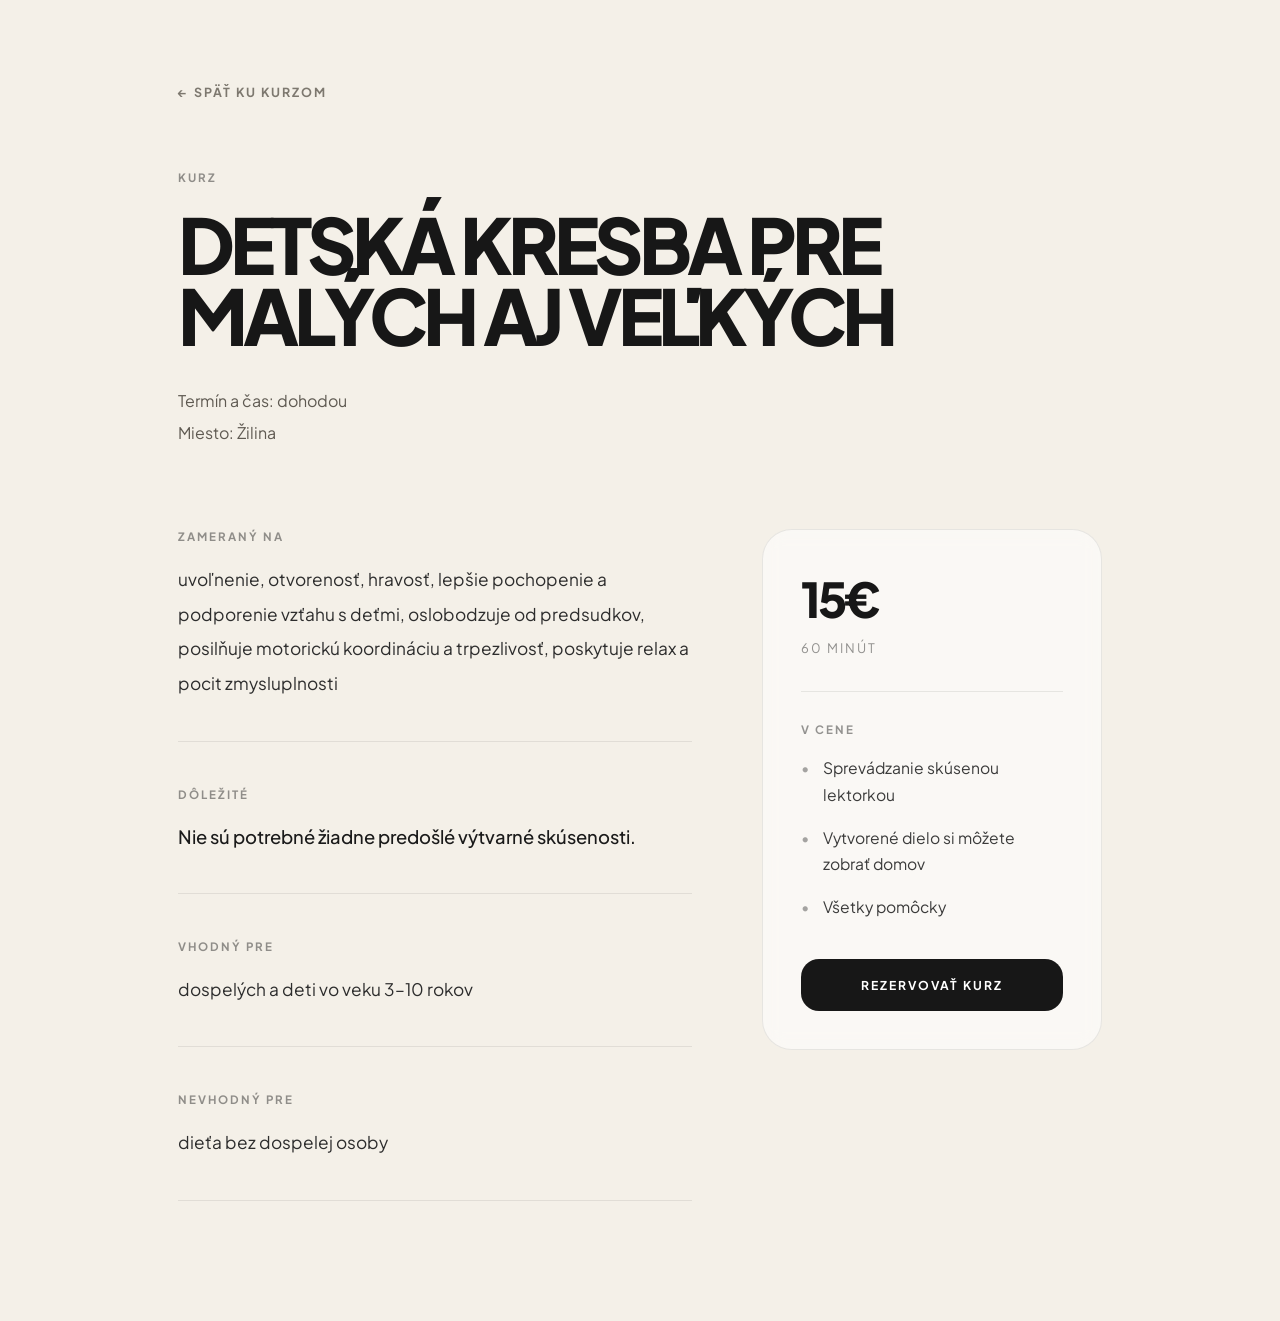
<file: kurz-deti.html>
<!DOCTYPE html>
<html lang="sk">
<head>
<meta charset="UTF-8">
<meta name="viewport" content="width=device-width, initial-scale=1.0">

<title>Detská kresba pre malých aj veľkých</title>

<link href="https://fonts.googleapis.com/css2?family=Plus+Jakarta+Sans:wght@300;400;500;600;700;800&display=swap" rel="stylesheet">

<style>

*{
margin:0;
padding:0;
box-sizing:border-box;
}

body{
background:#f4f0e8;
font-family:'Plus Jakarta Sans',sans-serif;
color:#171717;
-webkit-font-smoothing:antialiased;
}

.page{
max-width:980px;
margin:auto;
padding:80px 28px 120px 28px;
}

.back{
display:inline-flex;
align-items:center;
gap:10px;
text-decoration:none;
color:#7d786f;
font-size:0.78rem;
font-weight:700;
letter-spacing:2px;
text-transform:uppercase;
margin-bottom:70px;
transition:0.3s ease;
}

.back:hover{
opacity:0.55;
}

.hero{
margin-bottom:80px;
}

.eyebrow{
font-size:0.72rem;
font-weight:700;
letter-spacing:2px;
text-transform:uppercase;
opacity:0.45;
margin-bottom:24px;
}

h1{
font-size:4.8rem;
line-height:0.92;
font-weight:800;
letter-spacing:-5px;
max-width:900px;
margin-bottom:35px;
}

.meta{
font-size:1rem;
line-height:2;
color:#5f5a52;
max-width:520px;
}

.content-grid{
display:grid;
grid-template-columns:1fr 340px;
gap:70px;
align-items:start;
}

.main-content{
display:flex;
flex-direction:column;
gap:45px;
}

.section{
padding-bottom:40px;
border-bottom:1px solid rgba(0,0,0,0.08);
}

.label{
font-size:0.72rem;
font-weight:700;
letter-spacing:2px;
text-transform:uppercase;
opacity:0.45;
margin-bottom:18px;
}

.text{
font-size:1.08rem;
line-height:2;
color:#2d2d2d;
}

.note{
font-size:1.15rem;
line-height:1.8;
font-weight:500;
color:#1a1a1a;
}

.side-card{
position:sticky;
top:120px;
background:rgba(255,255,255,0.55);
backdrop-filter:blur(10px);
border:1px solid rgba(0,0,0,0.08);
border-radius:30px;
padding:38px;
}

.price{
font-size:3rem;
font-weight:800;
letter-spacing:-3px;
margin-bottom:10px;
}

.price-meta{
font-size:0.82rem;
letter-spacing:2px;
text-transform:uppercase;
opacity:0.45;
margin-bottom:35px;
}

.includes{
padding-top:30px;
border-top:1px solid rgba(0,0,0,0.08);
}

.includes ul{
list-style:none;
display:flex;
flex-direction:column;
gap:16px;
}

.includes li{
font-size:0.98rem;
line-height:1.7;
color:#3b3b3b;
position:relative;
padding-left:22px;
}

.includes li::before{
content:"•";
position:absolute;
left:0;
top:0;
opacity:0.45;
}

.cta{
display:inline-flex;
justify-content:center;
align-items:center;
width:100%;
margin-top:38px;
padding:18px 24px;
border-radius:18px;
background:#171717;
color:white;
text-decoration:none;
font-size:0.76rem;
font-weight:700;
letter-spacing:2px;
text-transform:uppercase;
transition:0.3s ease;
}

.cta:hover{
transform:translateY(-2px);
opacity:0.92;
}

@media(max-width:900px){

h1{
font-size:3.3rem;
letter-spacing:-3px;
}

.content-grid{
grid-template-columns:1fr;
gap:50px;
}

.side-card{
position:relative;
top:auto;
}

}

@media(max-width:600px){

.page{
padding:50px 22px 90px 22px;
}

.back{
margin-bottom:50px;
}

h1{
font-size:2.5rem;
line-height:1;
}

.text{
font-size:1rem;
line-height:1.9;
}

.price{
font-size:2.4rem;
}

.side-card{
padding:30px;
border-radius:24px;
}

}

</style>
</head>

<body>

<div class="page">

<a href="index.html#courses" class="back">
← späť ku kurzom
</a>

<div class="hero">

<div class="eyebrow">
Kurz
</div>

<h1>
DETSKÁ KRESBA PRE MALÝCH AJ VEĽKÝCH
</h1>

<div class="meta">
Termín a čas: dohodou<br>
Miesto: Žilina
</div>

</div>

<div class="content-grid">

<div class="main-content">

<div class="section">

<div class="label">
Zameraný na
</div>

<div class="text">
uvoľnenie, otvorenosť, hravosť, lepšie pochopenie a podporenie vzťahu s deťmi, oslobodzuje od predsudkov, posilňuje motorickú koordináciu a trpezlivosť, poskytuje relax a pocit zmysluplnosti
</div>

</div>

<div class="section">

<div class="label">
Dôležité
</div>

<div class="note">
Nie sú potrebné žiadne predošlé výtvarné skúsenosti.
</div>

</div>

<div class="section">

<div class="label">
Vhodný pre
</div>

<div class="text">
dospelých a deti vo veku 3–10 rokov
</div>

</div>

<div class="section">

<div class="label">
Nevhodný pre
</div>

<div class="text">
dieťa bez dospelej osoby
</div>

</div>

</div>

<div class="side-card">

<div class="price">
15€
</div>

<div class="price-meta">
60 minút
</div>

<div class="includes">

<div class="label">
V cene
</div>

<ul>
<li>Sprevádzanie skúsenou lektorkou</li>
<li>Vytvorené dielo si môžete zobrať domov</li>
<li>Všetky pomôcky</li>
</ul>

</div>

<a href="mailto:info@karolinart.com" class="cta">
Rezervovať kurz
</a>

</div>

</div>

</div>

</body>
</html>
</file>
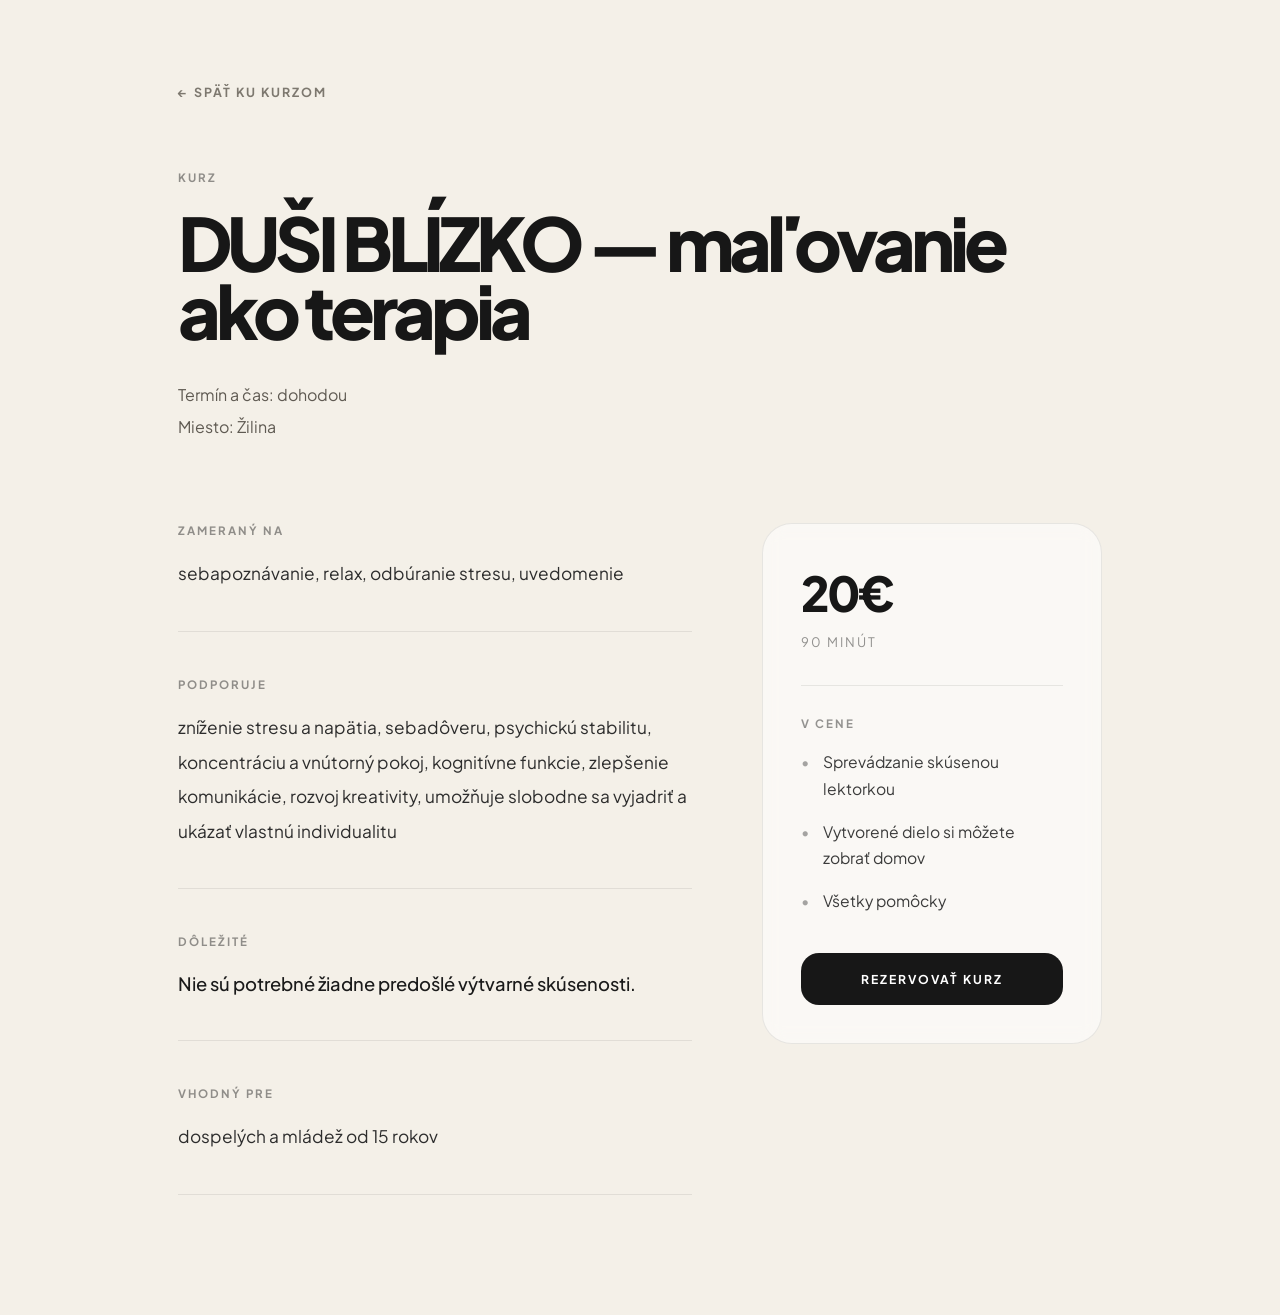
<file: kurz-dusi-blizko.html>
<!DOCTYPE html>
<html lang="sk">
<head>
<meta charset="UTF-8">
<meta name="viewport" content="width=device-width, initial-scale=1.0">

<title>DUŠI BLÍZKO - maľovanie ako terapia</title>

<link href="https://fonts.googleapis.com/css2?family=Plus+Jakarta+Sans:wght@300;400;500;600;700;800&display=swap" rel="stylesheet">

<style>

*{
margin:0;
padding:0;
box-sizing:border-box;
}

body{
background:#f4f0e8;
font-family:'Plus Jakarta Sans',sans-serif;
color:#171717;
-webkit-font-smoothing:antialiased;
}

.page{
max-width:980px;
margin:auto;
padding:80px 28px 120px 28px;
}

.back{
display:inline-flex;
align-items:center;
gap:10px;
text-decoration:none;
color:#7d786f;
font-size:0.78rem;
font-weight:700;
letter-spacing:2px;
text-transform:uppercase;
margin-bottom:70px;
transition:0.3s ease;
}

.back:hover{
opacity:0.55;
}

.hero{
margin-bottom:80px;
}

.eyebrow{
font-size:0.72rem;
font-weight:700;
letter-spacing:2px;
text-transform:uppercase;
opacity:0.45;
margin-bottom:24px;
}

h1{
font-size:4.6rem;
line-height:0.92;
font-weight:800;
letter-spacing:-5px;
max-width:900px;
margin-bottom:35px;
}

.meta{
font-size:1rem;
line-height:2;
color:#5f5a52;
max-width:520px;
}

.content-grid{
display:grid;
grid-template-columns:1fr 340px;
gap:70px;
align-items:start;
}

.main-content{
display:flex;
flex-direction:column;
gap:45px;
}

.section{
padding-bottom:40px;
border-bottom:1px solid rgba(0,0,0,0.08);
}

.label{
font-size:0.72rem;
font-weight:700;
letter-spacing:2px;
text-transform:uppercase;
opacity:0.45;
margin-bottom:18px;
}

.text{
font-size:1.08rem;
line-height:2;
color:#2d2d2d;
}

.note{
font-size:1.15rem;
line-height:1.8;
font-weight:500;
color:#1a1a1a;
}

.side-card{
position:sticky;
top:120px;
background:rgba(255,255,255,0.55);
backdrop-filter:blur(10px);
border:1px solid rgba(0,0,0,0.08);
border-radius:30px;
padding:38px;
}

.price{
font-size:3rem;
font-weight:800;
letter-spacing:-3px;
margin-bottom:10px;
}

.price-meta{
font-size:0.82rem;
letter-spacing:2px;
text-transform:uppercase;
opacity:0.45;
margin-bottom:35px;
}

.includes{
padding-top:30px;
border-top:1px solid rgba(0,0,0,0.08);
}

.includes ul{
list-style:none;
display:flex;
flex-direction:column;
gap:16px;
}

.includes li{
font-size:0.98rem;
line-height:1.7;
color:#3b3b3b;
position:relative;
padding-left:22px;
}

.includes li::before{
content:"•";
position:absolute;
left:0;
top:0;
opacity:0.45;
}

.cta{
display:inline-flex;
justify-content:center;
align-items:center;
width:100%;
margin-top:38px;
padding:18px 24px;
border-radius:18px;
background:#171717;
color:white;
text-decoration:none;
font-size:0.76rem;
font-weight:700;
letter-spacing:2px;
text-transform:uppercase;
transition:0.3s ease;
}

.cta:hover{
transform:translateY(-2px);
opacity:0.92;
}

@media(max-width:900px){

h1{
font-size:3.3rem;
letter-spacing:-3px;
}

.content-grid{
grid-template-columns:1fr;
gap:50px;
}

.side-card{
position:relative;
top:auto;
}

}

@media(max-width:600px){

.page{
padding:50px 22px 90px 22px;
}

.back{
margin-bottom:50px;
}

h1{
font-size:2.5rem;
line-height:1;
}

.text{
font-size:1rem;
line-height:1.9;
}

.price{
font-size:2.4rem;
}

.side-card{
padding:30px;
border-radius:24px;
}

}

</style>
</head>

<body>

<div class="page">

<a href="index.html#courses" class="back">
← späť ku kurzom
</a>

<div class="hero">

<div class="eyebrow">
Kurz
</div>

<h1>
DUŠI BLÍZKO — maľovanie ako terapia
</h1>

<div class="meta">
Termín a čas: dohodou<br>
Miesto: Žilina
</div>

</div>

<div class="content-grid">

<div class="main-content">

<div class="section">

<div class="label">
Zameraný na
</div>

<div class="text">
sebapoznávanie, relax, odbúranie stresu, uvedomenie
</div>

</div>

<div class="section">

<div class="label">
Podporuje
</div>

<div class="text">
zníženie stresu a napätia, sebadôveru, psychickú stabilitu, koncentráciu a vnútorný pokoj, kognitívne funkcie, zlepšenie komunikácie, rozvoj kreativity, umožňuje slobodne sa vyjadriť a ukázať vlastnú individualitu
</div>

</div>

<div class="section">

<div class="label">
Dôležité
</div>

<div class="note">
Nie sú potrebné žiadne predošlé výtvarné skúsenosti.
</div>

</div>

<div class="section">

<div class="label">
Vhodný pre
</div>

<div class="text">
dospelých a mládež od 15 rokov
</div>

</div>

</div>

<div class="side-card">

<div class="price">
20€
</div>

<div class="price-meta">
90 minút
</div>

<div class="includes">

<div class="label">
V cene
</div>

<ul>
<li>Sprevádzanie skúsenou lektorkou</li>
<li>Vytvorené dielo si môžete zobrať domov</li>
<li>Všetky pomôcky</li>
</ul>

</div>

<a href="mailto:info@karolinart.com" class="cta">
Rezervovať kurz
</a>

</div>

</div>

</div>

</body>
</html>
</file>
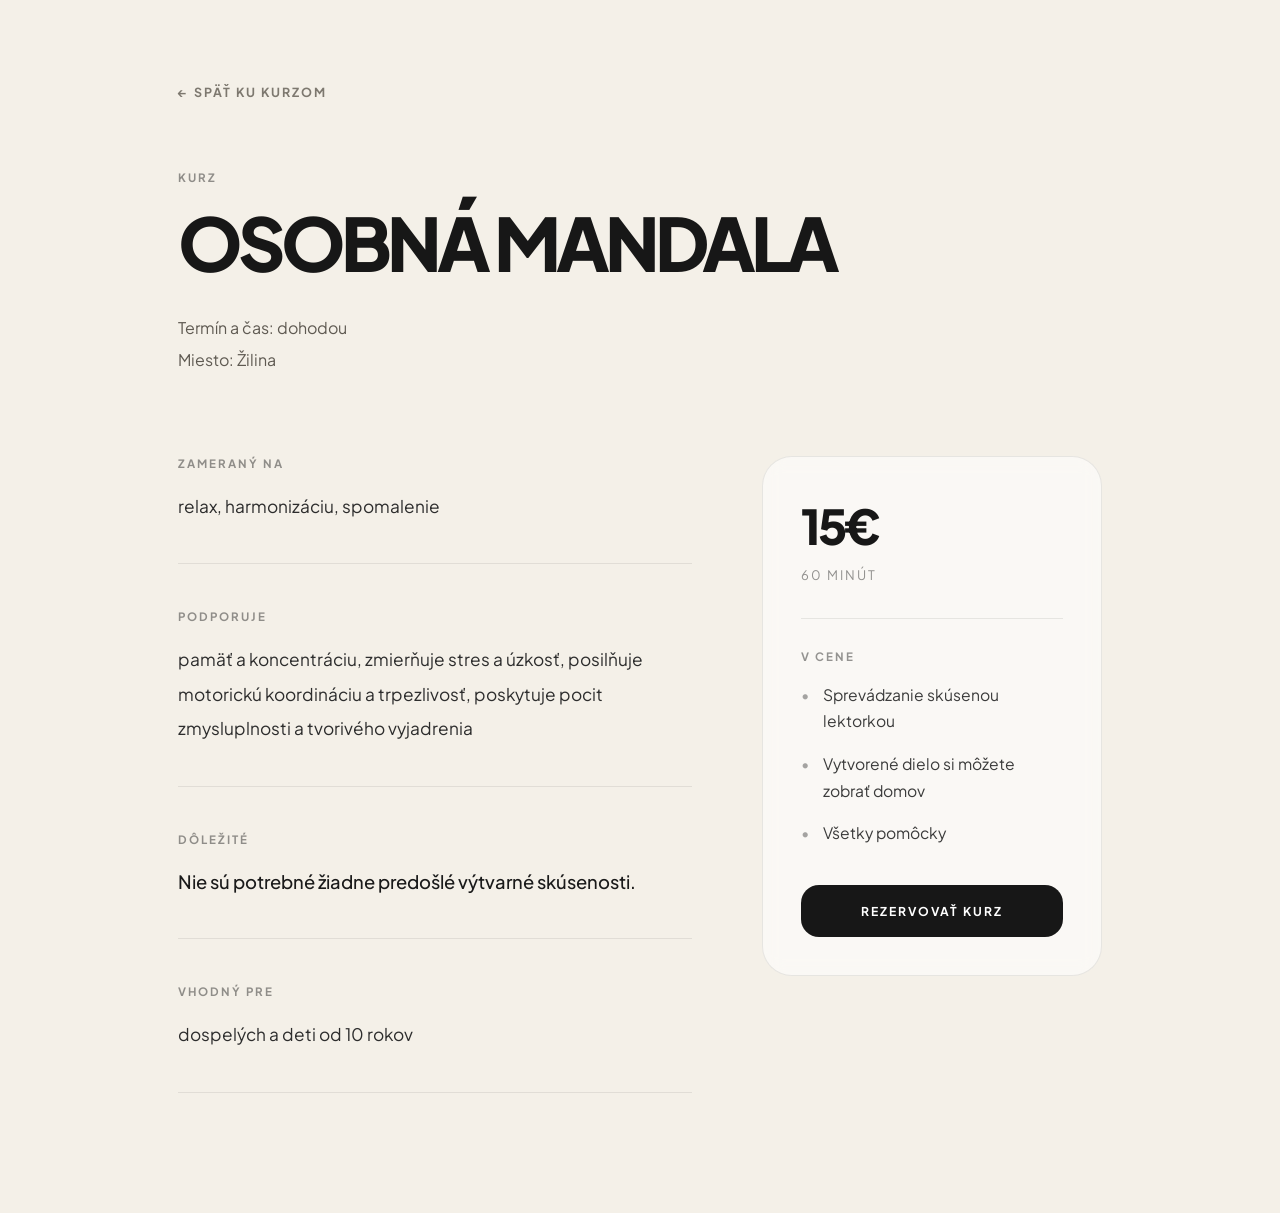
<file: kurz-mandala.html>
<!DOCTYPE html>
<html lang="sk">
<head>
<meta charset="UTF-8">
<meta name="viewport" content="width=device-width, initial-scale=1.0">

<title>Osobná mandala</title>

<link href="https://fonts.googleapis.com/css2?family=Plus+Jakarta+Sans:wght@300;400;500;600;700;800&display=swap" rel="stylesheet">

<style>

*{
margin:0;
padding:0;
box-sizing:border-box;
}

body{
background:#f4f0e8;
font-family:'Plus Jakarta Sans',sans-serif;
color:#171717;
-webkit-font-smoothing:antialiased;
}

.page{
max-width:980px;
margin:auto;
padding:80px 28px 120px 28px;
}

.back{
display:inline-flex;
align-items:center;
gap:10px;
text-decoration:none;
color:#7d786f;
font-size:0.78rem;
font-weight:700;
letter-spacing:2px;
text-transform:uppercase;
margin-bottom:70px;
transition:0.3s ease;
}

.back:hover{
opacity:0.55;
}

.hero{
margin-bottom:80px;
}

.eyebrow{
font-size:0.72rem;
font-weight:700;
letter-spacing:2px;
text-transform:uppercase;
opacity:0.45;
margin-bottom:24px;
}

h1{
font-size:4.6rem;
line-height:0.92;
font-weight:800;
letter-spacing:-5px;
max-width:900px;
margin-bottom:35px;
}

.meta{
font-size:1rem;
line-height:2;
color:#5f5a52;
max-width:520px;
}

.content-grid{
display:grid;
grid-template-columns:1fr 340px;
gap:70px;
align-items:start;
}

.main-content{
display:flex;
flex-direction:column;
gap:45px;
}

.section{
padding-bottom:40px;
border-bottom:1px solid rgba(0,0,0,0.08);
}

.label{
font-size:0.72rem;
font-weight:700;
letter-spacing:2px;
text-transform:uppercase;
opacity:0.45;
margin-bottom:18px;
}

.text{
font-size:1.08rem;
line-height:2;
color:#2d2d2d;
}

.note{
font-size:1.15rem;
line-height:1.8;
font-weight:500;
color:#1a1a1a;
}

.side-card{
position:sticky;
top:120px;
background:rgba(255,255,255,0.55);
backdrop-filter:blur(10px);
border:1px solid rgba(0,0,0,0.08);
border-radius:30px;
padding:38px;
}

.price{
font-size:3rem;
font-weight:800;
letter-spacing:-3px;
margin-bottom:10px;
}

.price-meta{
font-size:0.82rem;
letter-spacing:2px;
text-transform:uppercase;
opacity:0.45;
margin-bottom:35px;
}

.includes{
padding-top:30px;
border-top:1px solid rgba(0,0,0,0.08);
}

.includes ul{
list-style:none;
display:flex;
flex-direction:column;
gap:16px;
}

.includes li{
font-size:0.98rem;
line-height:1.7;
color:#3b3b3b;
position:relative;
padding-left:22px;
}

.includes li::before{
content:"•";
position:absolute;
left:0;
top:0;
opacity:0.45;
}

.cta{
display:inline-flex;
justify-content:center;
align-items:center;
width:100%;
margin-top:38px;
padding:18px 24px;
border-radius:18px;
background:#171717;
color:white;
text-decoration:none;
font-size:0.76rem;
font-weight:700;
letter-spacing:2px;
text-transform:uppercase;
transition:0.3s ease;
}

.cta:hover{
transform:translateY(-2px);
opacity:0.92;
}

@media(max-width:900px){

h1{
font-size:3.3rem;
letter-spacing:-3px;
}

.content-grid{
grid-template-columns:1fr;
gap:50px;
}

.side-card{
position:relative;
top:auto;
}

}

@media(max-width:600px){

.page{
padding:50px 22px 90px 22px;
}

.back{
margin-bottom:50px;
}

h1{
font-size:2.5rem;
line-height:1;
}

.text{
font-size:1rem;
line-height:1.9;
}

.price{
font-size:2.4rem;
}

.side-card{
padding:30px;
border-radius:24px;
}

}

</style>
</head>

<body>

<div class="page">

<a href="index.html#courses" class="back">
← späť ku kurzom
</a>

<div class="hero">

<div class="eyebrow">
Kurz
</div>

<h1>
OSOBNÁ MANDALA
</h1>

<div class="meta">
Termín a čas: dohodou<br>
Miesto: Žilina
</div>

</div>

<div class="content-grid">

<div class="main-content">

<div class="section">

<div class="label">
Zameraný na
</div>

<div class="text">
relax, harmonizáciu, spomalenie
</div>

</div>

<div class="section">

<div class="label">
Podporuje
</div>

<div class="text">
pamäť a koncentráciu, zmierňuje stres a úzkosť, posilňuje motorickú koordináciu a trpezlivosť, poskytuje pocit zmysluplnosti a tvorivého vyjadrenia
</div>

</div>

<div class="section">

<div class="label">
Dôležité
</div>

<div class="note">
Nie sú potrebné žiadne predošlé výtvarné skúsenosti.
</div>

</div>

<div class="section">

<div class="label">
Vhodný pre
</div>

<div class="text">
dospelých a deti od 10 rokov
</div>

</div>

</div>

<div class="side-card">

<div class="price">
15€
</div>

<div class="price-meta">
60 minút
</div>

<div class="includes">

<div class="label">
V cene
</div>

<ul>
<li>Sprevádzanie skúsenou lektorkou</li>
<li>Vytvorené dielo si môžete zobrať domov</li>
<li>Všetky pomôcky</li>
</ul>

</div>

<a href="mailto:info@karolinart.com" class="cta">
Rezervovať kurz
</a>

</div>

</div>

</div>

</body>
</html>
</file>
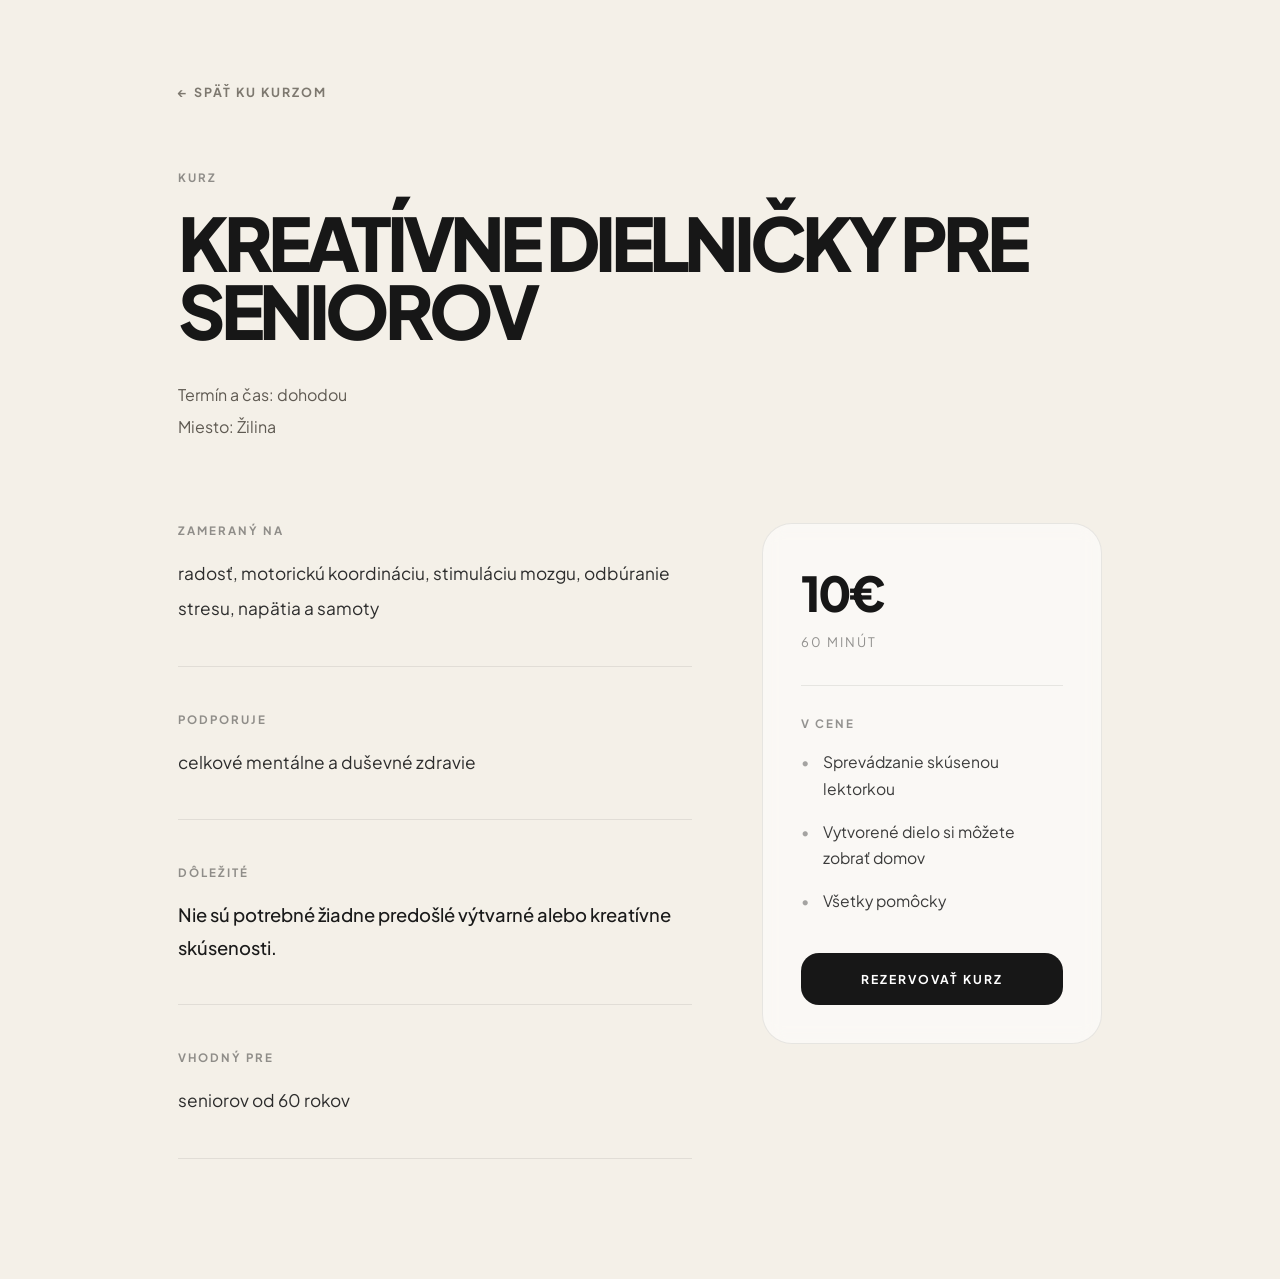
<file: kurz-seniori.html>
<!DOCTYPE html>
<html lang="sk">
<head>
<meta charset="UTF-8">
<meta name="viewport" content="width=device-width, initial-scale=1.0">

<title>Kreatívne dielničky pre seniorov</title>

<link href="https://fonts.googleapis.com/css2?family=Plus+Jakarta+Sans:wght@300;400;500;600;700;800&display=swap" rel="stylesheet">

<style>

*{
margin:0;
padding:0;
box-sizing:border-box;
}

body{
background:#f4f0e8;
font-family:'Plus Jakarta Sans',sans-serif;
color:#171717;
-webkit-font-smoothing:antialiased;
}

.page{
max-width:980px;
margin:auto;
padding:80px 28px 120px 28px;
}

.back{
display:inline-flex;
align-items:center;
gap:10px;
text-decoration:none;
color:#7d786f;
font-size:0.78rem;
font-weight:700;
letter-spacing:2px;
text-transform:uppercase;
margin-bottom:70px;
transition:0.3s ease;
}

.back:hover{
opacity:0.55;
}

.hero{
margin-bottom:80px;
}

.eyebrow{
font-size:0.72rem;
font-weight:700;
letter-spacing:2px;
text-transform:uppercase;
opacity:0.45;
margin-bottom:24px;
}

h1{
font-size:4.6rem;
line-height:0.92;
font-weight:800;
letter-spacing:-5px;
max-width:900px;
margin-bottom:35px;
}

.meta{
font-size:1rem;
line-height:2;
color:#5f5a52;
max-width:520px;
}

.content-grid{
display:grid;
grid-template-columns:1fr 340px;
gap:70px;
align-items:start;
}

.main-content{
display:flex;
flex-direction:column;
gap:45px;
}

.section{
padding-bottom:40px;
border-bottom:1px solid rgba(0,0,0,0.08);
}

.label{
font-size:0.72rem;
font-weight:700;
letter-spacing:2px;
text-transform:uppercase;
opacity:0.45;
margin-bottom:18px;
}

.text{
font-size:1.08rem;
line-height:2;
color:#2d2d2d;
}

.note{
font-size:1.15rem;
line-height:1.8;
font-weight:500;
color:#1a1a1a;
}

.side-card{
position:sticky;
top:120px;
background:rgba(255,255,255,0.55);
backdrop-filter:blur(10px);
border:1px solid rgba(0,0,0,0.08);
border-radius:30px;
padding:38px;
}

.price{
font-size:3rem;
font-weight:800;
letter-spacing:-3px;
margin-bottom:10px;
}

.price-meta{
font-size:0.82rem;
letter-spacing:2px;
text-transform:uppercase;
opacity:0.45;
margin-bottom:35px;
}

.includes{
padding-top:30px;
border-top:1px solid rgba(0,0,0,0.08);
}

.includes ul{
list-style:none;
display:flex;
flex-direction:column;
gap:16px;
}

.includes li{
font-size:0.98rem;
line-height:1.7;
color:#3b3b3b;
position:relative;
padding-left:22px;
}

.includes li::before{
content:"•";
position:absolute;
left:0;
top:0;
opacity:0.45;
}

.cta{
display:inline-flex;
justify-content:center;
align-items:center;
width:100%;
margin-top:38px;
padding:18px 24px;
border-radius:18px;
background:#171717;
color:white;
text-decoration:none;
font-size:0.76rem;
font-weight:700;
letter-spacing:2px;
text-transform:uppercase;
transition:0.3s ease;
}

.cta:hover{
transform:translateY(-2px);
opacity:0.92;
}

@media(max-width:900px){

h1{
font-size:3.3rem;
letter-spacing:-3px;
}

.content-grid{
grid-template-columns:1fr;
gap:50px;
}

.side-card{
position:relative;
top:auto;
}

}

@media(max-width:600px){

.page{
padding:50px 22px 90px 22px;
}

.back{
margin-bottom:50px;
}

h1{
font-size:2.5rem;
line-height:1;
}

.text{
font-size:1rem;
line-height:1.9;
}

.price{
font-size:2.4rem;
}

.side-card{
padding:30px;
border-radius:24px;
}

}

</style>
</head>

<body>

<div class="page">

<a href="index.html#courses" class="back">
← späť ku kurzom
</a>

<div class="hero">

<div class="eyebrow">
Kurz
</div>

<h1>
KREATÍVNE DIELNIČKY PRE SENIOROV
</h1>

<div class="meta">
Termín a čas: dohodou<br>
Miesto: Žilina
</div>

</div>

<div class="content-grid">

<div class="main-content">

<div class="section">

<div class="label">
Zameraný na
</div>

<div class="text">
radosť, motorickú koordináciu, stimuláciu mozgu, odbúranie stresu, napätia a samoty
</div>

</div>

<div class="section">

<div class="label">
Podporuje
</div>

<div class="text">
celkové mentálne a duševné zdravie
</div>

</div>

<div class="section">

<div class="label">
Dôležité
</div>

<div class="note">
Nie sú potrebné žiadne predošlé výtvarné alebo kreatívne skúsenosti.
</div>

</div>

<div class="section">

<div class="label">
Vhodný pre
</div>

<div class="text">
seniorov od 60 rokov
</div>

</div>

</div>

<div class="side-card">

<div class="price">
10€
</div>

<div class="price-meta">
60 minút
</div>

<div class="includes">

<div class="label">
V cene
</div>

<ul>
<li>Sprevádzanie skúsenou lektorkou</li>
<li>Vytvorené dielo si môžete zobrať domov</li>
<li>Všetky pomôcky</li>
</ul>

</div>

<a href="mailto:info@karolinart.com" class="cta">
Rezervovať kurz
</a>

</div>

</div>

</div>

</body>
</html>
</file>
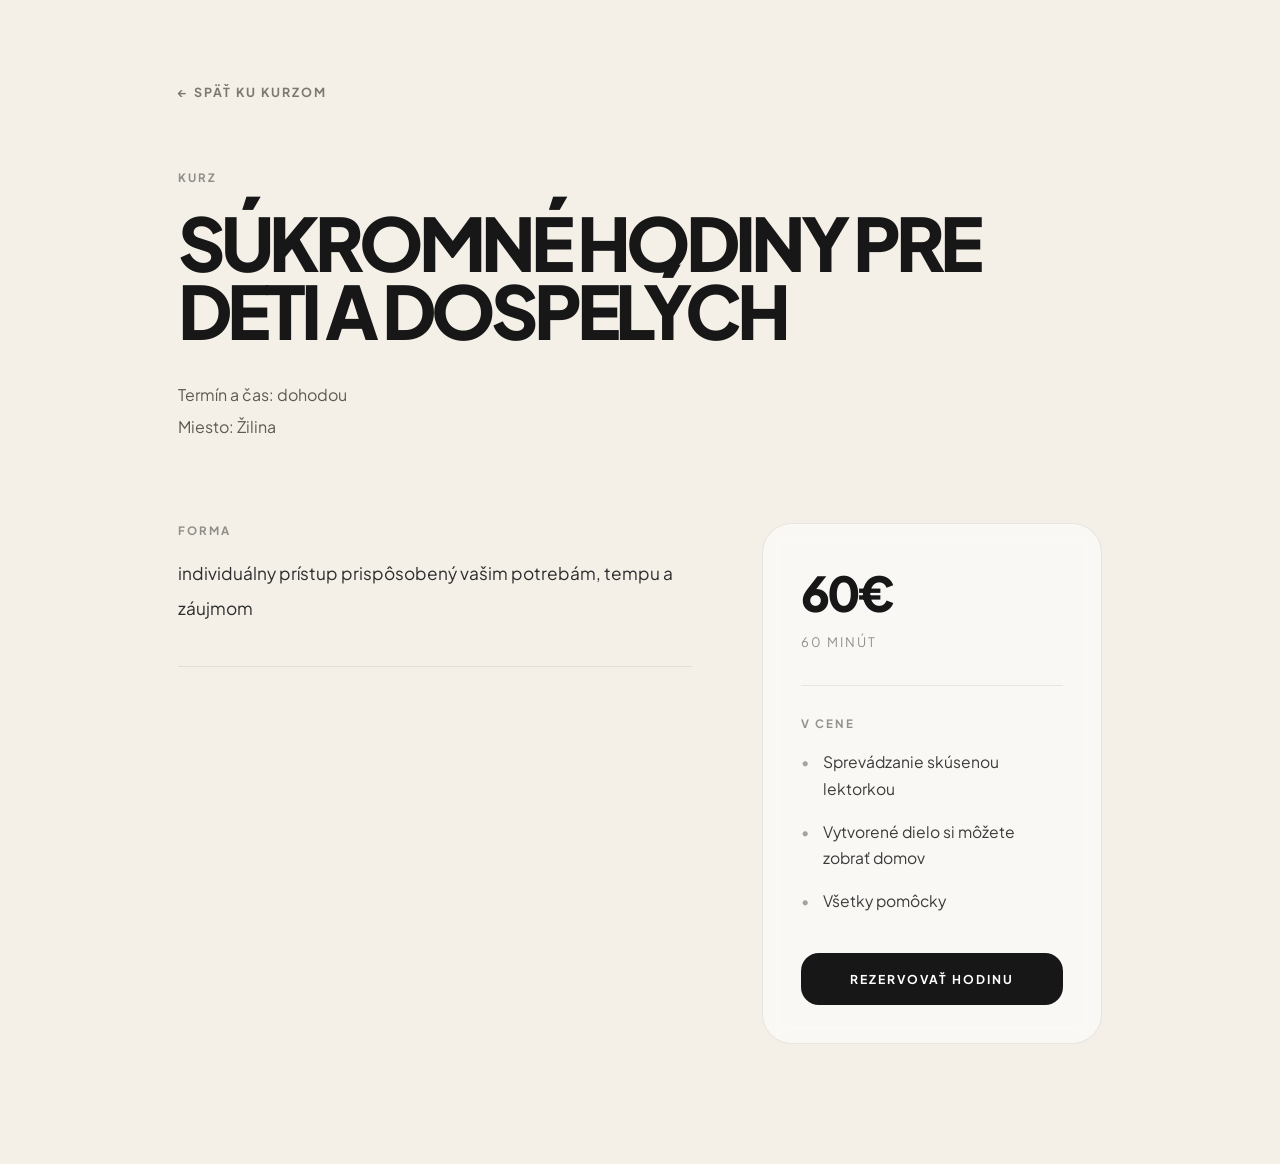
<file: kurz-sukromne.html>
<!DOCTYPE html>
<html lang="sk">
<head>
<meta charset="UTF-8">
<meta name="viewport" content="width=device-width, initial-scale=1.0">

<title>Súkromné hodiny pre deti a dospelých</title>

<link href="https://fonts.googleapis.com/css2?family=Plus+Jakarta+Sans:wght@300;400;500;600;700;800&display=swap" rel="stylesheet">

<style>

*{
margin:0;
padding:0;
box-sizing:border-box;
}

body{
background:#f4f0e8;
font-family:'Plus Jakarta Sans',sans-serif;
color:#171717;
-webkit-font-smoothing:antialiased;
}

.page{
max-width:980px;
margin:auto;
padding:80px 28px 120px 28px;
}

.back{
display:inline-flex;
align-items:center;
gap:10px;
text-decoration:none;
color:#7d786f;
font-size:0.78rem;
font-weight:700;
letter-spacing:2px;
text-transform:uppercase;
margin-bottom:70px;
transition:0.3s ease;
}

.back:hover{
opacity:0.55;
}

.hero{
margin-bottom:80px;
}

.eyebrow{
font-size:0.72rem;
font-weight:700;
letter-spacing:2px;
text-transform:uppercase;
opacity:0.45;
margin-bottom:24px;
}

h1{
font-size:4.6rem;
line-height:0.92;
font-weight:800;
letter-spacing:-5px;
max-width:900px;
margin-bottom:35px;
}

.meta{
font-size:1rem;
line-height:2;
color:#5f5a52;
max-width:520px;
}

.content-grid{
display:grid;
grid-template-columns:1fr 340px;
gap:70px;
align-items:start;
}

.main-content{
display:flex;
flex-direction:column;
gap:45px;
}

.section{
padding-bottom:40px;
border-bottom:1px solid rgba(0,0,0,0.08);
}

.label{
font-size:0.72rem;
font-weight:700;
letter-spacing:2px;
text-transform:uppercase;
opacity:0.45;
margin-bottom:18px;
}

.text{
font-size:1.08rem;
line-height:2;
color:#2d2d2d;
}

.side-card{
position:sticky;
top:120px;
background:rgba(255,255,255,0.55);
backdrop-filter:blur(10px);
border:1px solid rgba(0,0,0,0.08);
border-radius:30px;
padding:38px;
}

.price{
font-size:3rem;
font-weight:800;
letter-spacing:-3px;
margin-bottom:10px;
}

.price-meta{
font-size:0.82rem;
letter-spacing:2px;
text-transform:uppercase;
opacity:0.45;
margin-bottom:35px;
}

.includes{
padding-top:30px;
border-top:1px solid rgba(0,0,0,0.08);
}

.includes ul{
list-style:none;
display:flex;
flex-direction:column;
gap:16px;
}

.includes li{
font-size:0.98rem;
line-height:1.7;
color:#3b3b3b;
position:relative;
padding-left:22px;
}

.includes li::before{
content:"•";
position:absolute;
left:0;
top:0;
opacity:0.45;
}

.cta{
display:inline-flex;
justify-content:center;
align-items:center;
width:100%;
margin-top:38px;
padding:18px 24px;
border-radius:18px;
background:#171717;
color:white;
text-decoration:none;
font-size:0.76rem;
font-weight:700;
letter-spacing:2px;
text-transform:uppercase;
transition:0.3s ease;
}

.cta:hover{
transform:translateY(-2px);
opacity:0.92;
}

@media(max-width:900px){

h1{
font-size:3.3rem;
letter-spacing:-3px;
}

.content-grid{
grid-template-columns:1fr;
gap:50px;
}

.side-card{
position:relative;
top:auto;
}

}

@media(max-width:600px){

.page{
padding:50px 22px 90px 22px;
}

.back{
margin-bottom:50px;
}

h1{
font-size:2.5rem;
line-height:1;
}

.text{
font-size:1rem;
line-height:1.9;
}

.price{
font-size:2.4rem;
}

.side-card{
padding:30px;
border-radius:24px;
}

}

</style>
</head>

<body>

<div class="page">

<a href="index.html#courses" class="back">
← späť ku kurzom
</a>

<div class="hero">

<div class="eyebrow">
Kurz
</div>

<h1>
SÚKROMNÉ HODINY PRE DETI A DOSPELÝCH
</h1>

<div class="meta">
Termín a čas: dohodou<br>
Miesto: Žilina
</div>

</div>

<div class="content-grid">

<div class="main-content">

<div class="section">

<div class="label">
Forma
</div>

<div class="text">
individuálny prístup prispôsobený vašim potrebám, tempu a záujmom
</div>

</div>

</div>

<div class="side-card">

<div class="price">
60€
</div>

<div class="price-meta">
60 minút
</div>

<div class="includes">

<div class="label">
V cene
</div>

<ul>
<li>Sprevádzanie skúsenou lektorkou</li>
<li>Vytvorené dielo si môžete zobrať domov</li>
<li>Všetky pomôcky</li>
</ul>

</div>

<a href="mailto:info@karolinart.com" class="cta">
Rezervovať hodinu
</a>

</div>

</div>

</div>

</body>
</html>
</file>
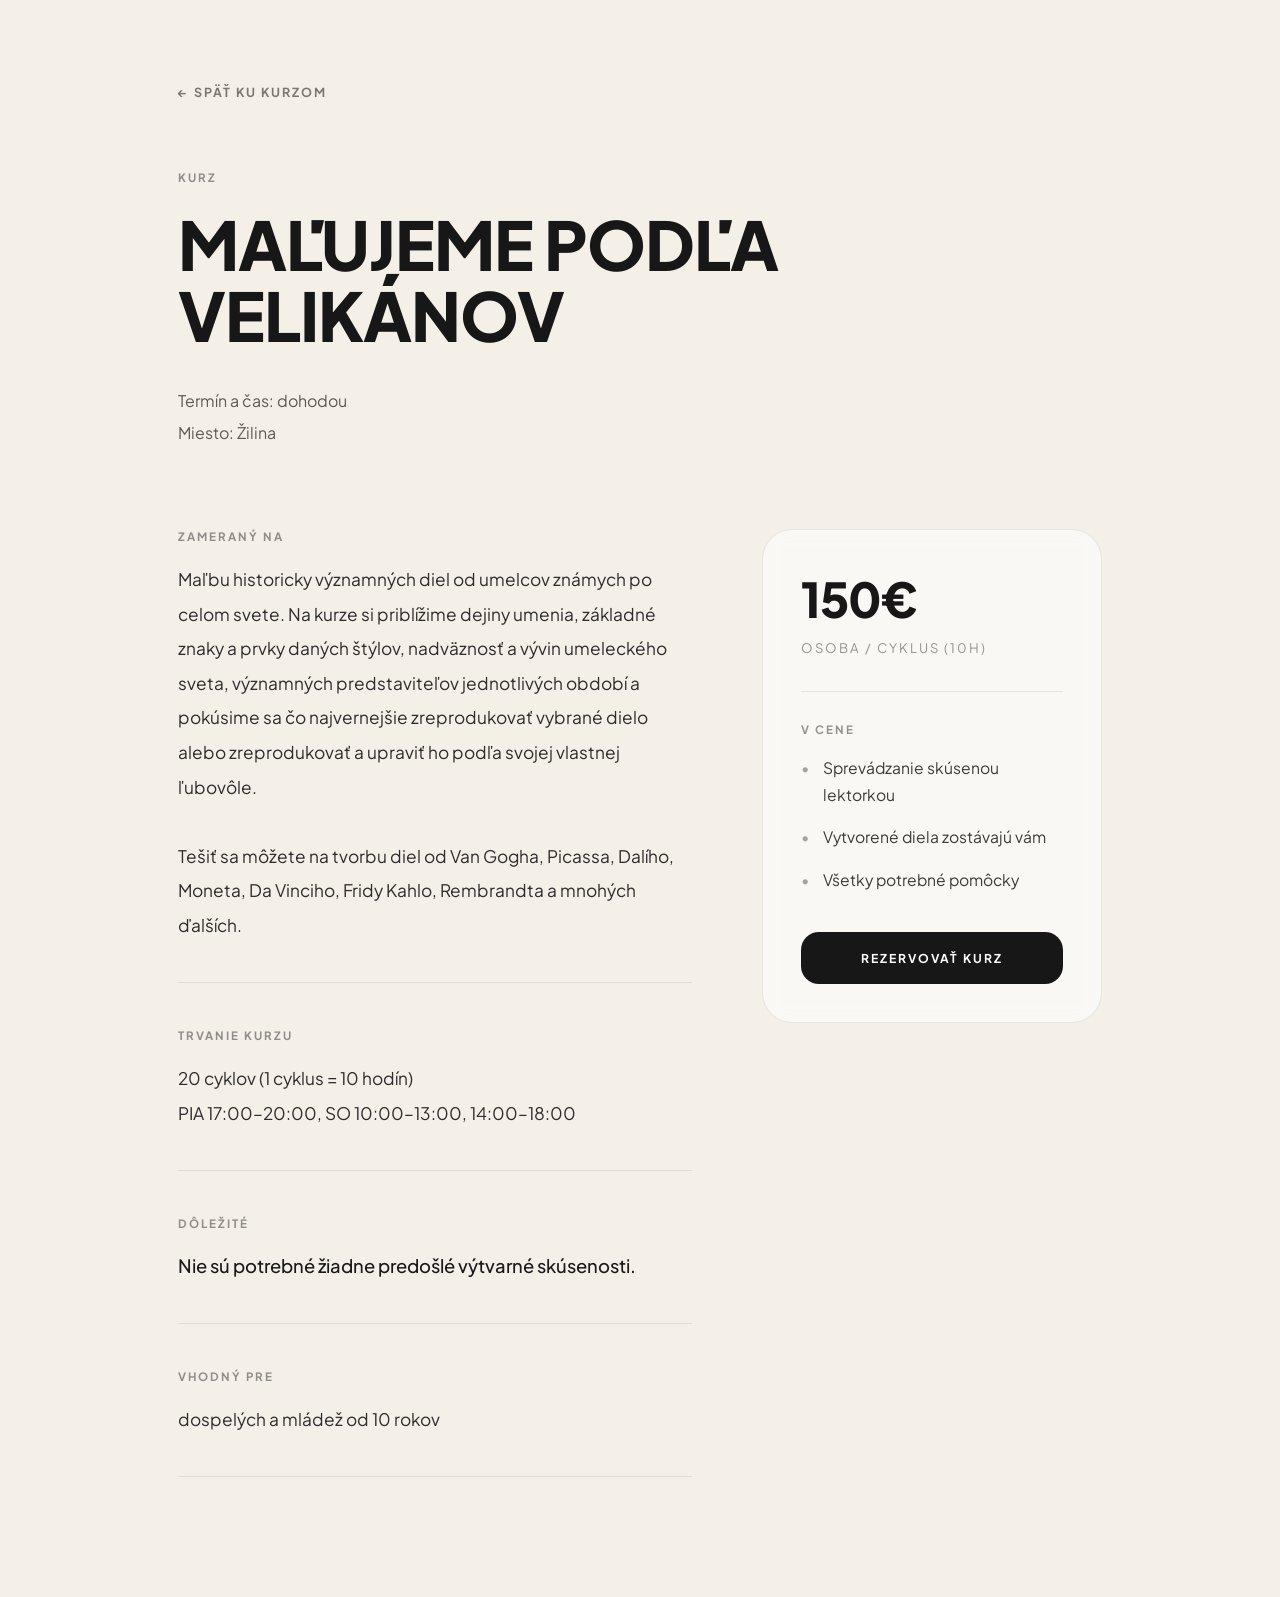
<file: kurz-velikani.html>
<!DOCTYPE html>
<html lang="sk">
<head>
<meta charset="UTF-8">
<meta name="viewport" content="width=device-width, initial-scale=1.0">

<title>MAĽUJEME PODĽA VELIKÁNOV — Karolinart</title>

<link href="https://fonts.googleapis.com/css2?family=Plus+Jakarta+Sans:wght@300;400;500;600;700;800&display=swap" rel="stylesheet">

<style>

*{
margin:0;
padding:0;
box-sizing:border-box;
}

body{
background:#f4f0e8;
font-family:'Plus Jakarta Sans',sans-serif;
color:#171717;
-webkit-font-smoothing:antialiased;
}

.page{
max-width:980px;
margin:auto;
padding:80px 28px 120px 28px;
}

.back{
display:inline-flex;
align-items:center;
gap:10px;
text-decoration:none;
color:#7d786f;
font-size:0.78rem;
font-weight:700;
letter-spacing:2px;
text-transform:uppercase;
margin-bottom:70px;
transition:0.3s ease;
}

.back:hover{
opacity:0.55;
}

.hero{
margin-bottom:80px;
}

.eyebrow{
font-size:0.72rem;
font-weight:700;
letter-spacing:2px;
text-transform:uppercase;
opacity:0.45;
margin-bottom:24px;
}

h1{
font-size:4.2rem;
line-height:1.05;
font-weight:800;
letter-spacing:-1px;
max-width:900px;
margin-bottom:35px;
}

.meta{
font-size:1rem;
line-height:2;
color:#5f5a52;
max-width:520px;
}

.content-grid{
display:grid;
grid-template-columns:1fr 340px;
gap:70px;
align-items:start;
}

.main-content{
display:flex;
flex-direction:column;
gap:45px;
}

.section{
padding-bottom:40px;
border-bottom:1px solid rgba(0,0,0,0.08);
}

.label{
font-size:0.72rem;
font-weight:700;
letter-spacing:2px;
text-transform:uppercase;
opacity:0.45;
margin-bottom:18px;
}

.text{
font-size:1.08rem;
line-height:2;
color:#2d2d2d;
}

.note{
font-size:1.15rem;
line-height:1.8;
font-weight:500;
color:#1a1a1a;
}

.side-card{
position:sticky;
top:120px;
background:rgba(255,255,255,0.55);
backdrop-filter:blur(10px);
border:1px solid rgba(0,0,0,0.08);
border-radius:30px;
padding:38px;
}

.price{
font-size:3rem;
font-weight:800;
letter-spacing:-1px;
margin-bottom:10px;
}

.price-meta{
font-size:0.82rem;
letter-spacing:2px;
text-transform:uppercase;
opacity:0.45;
margin-bottom:35px;
}

.includes{
padding-top:30px;
border-top:1px solid rgba(0,0,0,0.08);
}

.includes ul{
list-style:none;
display:flex;
flex-direction:column;
gap:16px;
}

.includes li{
font-size:0.98rem;
line-height:1.7;
color:#3b3b3b;
position:relative;
padding-left:22px;
}

.includes li::before{
content:"•";
position:absolute;
left:0;
top:0;
opacity:0.45;
}

.cta{
display:inline-flex;
justify-content:center;
align-items:center;
width:100%;
margin-top:38px;
padding:18px 24px;
border-radius:18px;
background:#171717;
color:white;
text-decoration:none;
font-size:0.76rem;
font-weight:700;
letter-spacing:2px;
text-transform:uppercase;
transition:0.3s ease;
}

.cta:hover{
transform:translateY(-2px);
opacity:0.92;
}

@media(max-width:900px){

h1{
font-size:3.2rem;
letter-spacing:0px;
}

.content-grid{
grid-template-columns:1fr;
gap:50px;
}

.side-card{
position:relative;
top:auto;
}

}

@media(max-width:600px){

.page{
padding:50px 22px 90px 22px;
}

.back{
margin-bottom:50px;
}

h1{
font-size:2.4rem;
line-height:1.1;
}

.text{
font-size:1rem;
line-height:1.9;
}

.price{
font-size:2.4rem;
}

.side-card{
padding:30px;
border-radius:24px;
}

}

</style>
</head>

<body>

<div class="page">

<a href="index.html#courses" class="back">
← späť ku kurzom
</a>

<div class="hero">

<div class="eyebrow">
Kurz
</div>

<h1>
MAĽUJEME PODĽA VELIKÁNOV
</h1>

<div class="meta">
Termín a čas: dohodou<br>
Miesto: Žilina
</div>

</div>

<div class="content-grid">

<div class="main-content">

<div class="section">

<div class="label">
Zameraný na
</div>

<div class="text">
Maľbu historicky významných diel od umelcov známych po celom svete. Na kurze si priblížime dejiny umenia, základné znaky a prvky daných štýlov, nadväznosť a vývin umeleckého sveta, významných predstaviteľov jednotlivých období a pokúsime sa čo najvernejšie zreprodukovať vybrané dielo alebo zreprodukovať a upraviť ho podľa svojej vlastnej ľubovôle.<br><br>
Tešiť sa môžete na tvorbu diel od Van Gogha, Picassa, Dalího, Moneta, Da Vinciho, Fridy Kahlo, Rembrandta a mnohých ďalších.
</div>

</div>

<div class="section">

<div class="label">
Trvanie kurzu
</div>

<div class="text">
20 cyklov (1 cyklus = 10 hodín)<br>
PIA 17:00–20:00, SO 10:00–13:00, 14:00–18:00
</div>

</div>

<div class="section">

<div class="label">
Dôležité
</div>

<div class="note">
Nie sú potrebné žiadne predošlé výtvarné skúsenosti.
</div>

</div>

<div class="section">

<div class="label">
Vhodný pre
</div>

<div class="text">
dospelých a mládež od 10 rokov
</div>

</div>

</div>

<div class="side-card">

<div class="price">
150€
</div>

<div class="price-meta">
osoba / cyklus (10h)
</div>

<div class="includes">

<div class="label">
V cene
</div>

<ul>
<li>Sprevádzanie skúsenou lektorkou</li>
<li>Vytvorené diela zostávajú vám</li>
<li>Všetky potrebné pomôcky</li>
</ul>

</div>

<a href="mailto:info@karolinart.com" class="cta">
Rezervovať kurz
</a>

</div>

</div>

</div>

</body>
</html>
</file>
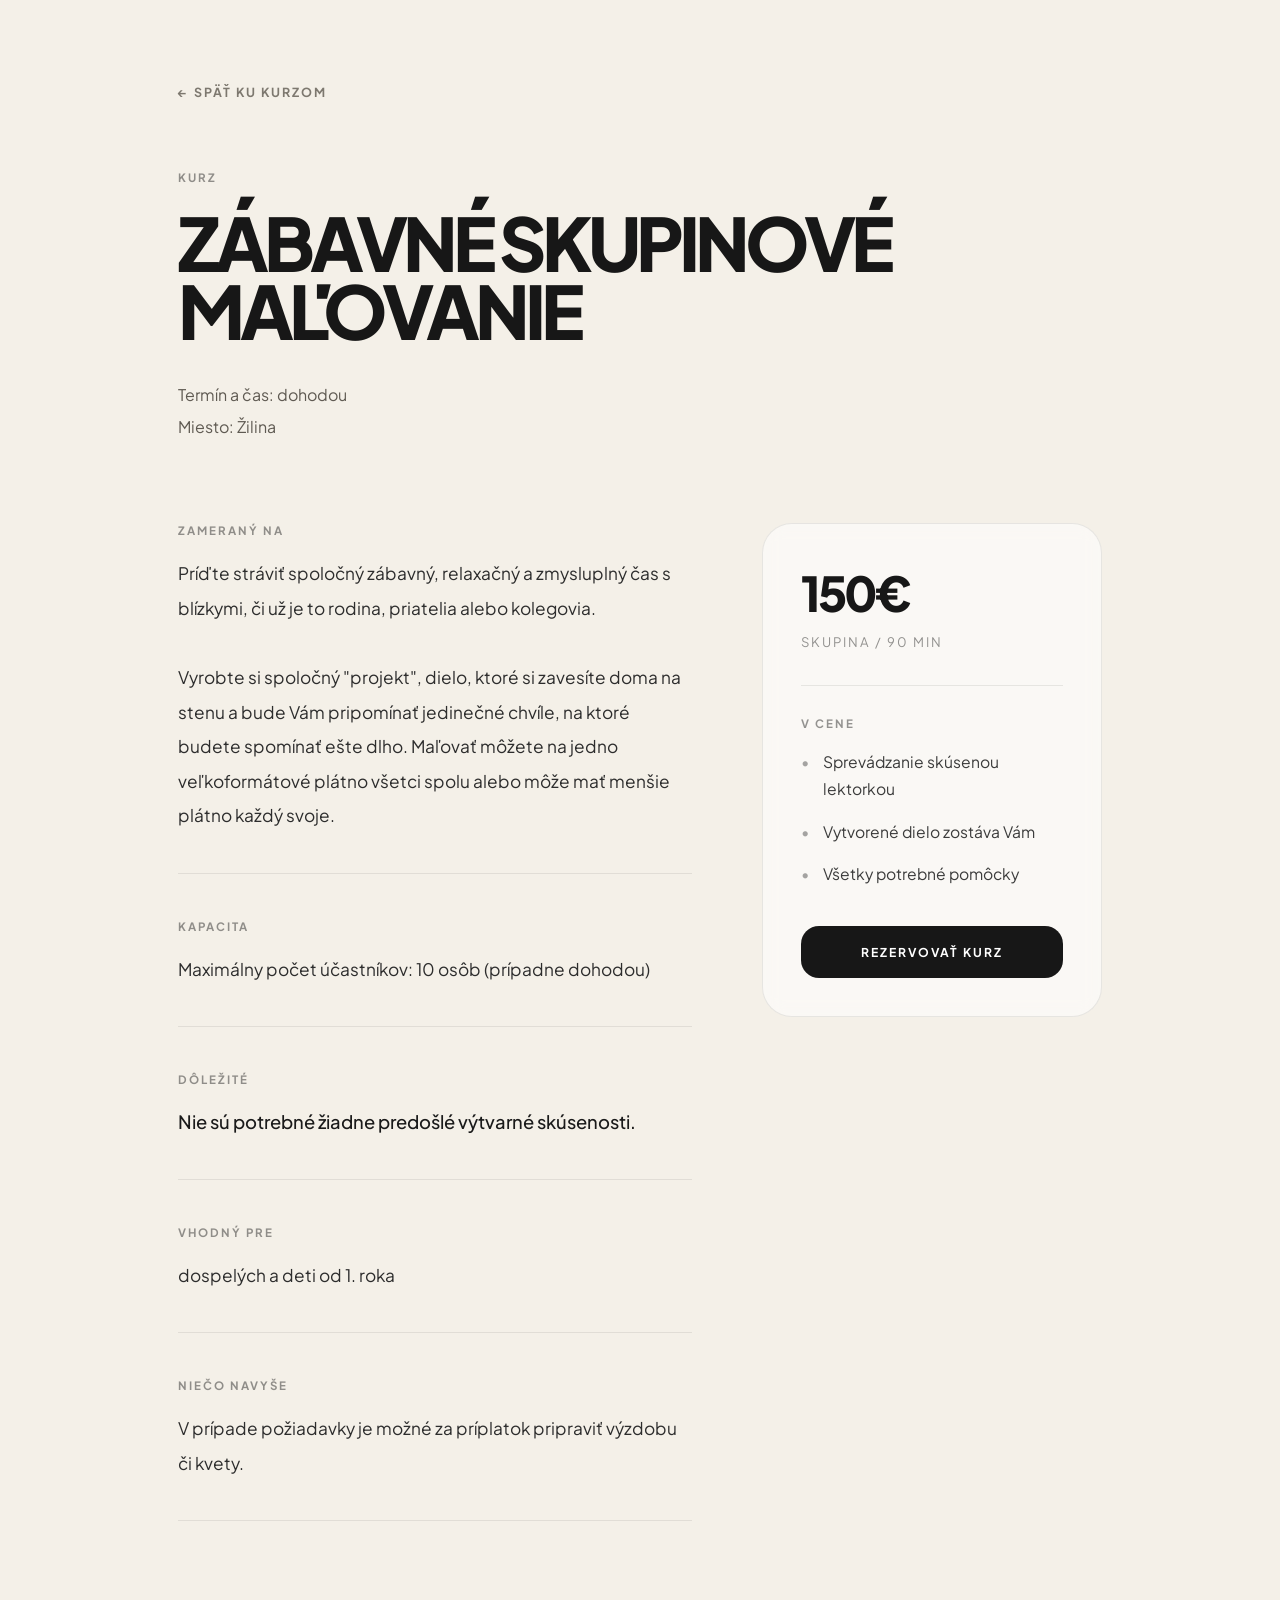
<file: kurz-zabavne.html>
<!DOCTYPE html>
<html lang="sk">
<head>
<meta charset="UTF-8">
<meta name="viewport" content="width=device-width, initial-scale=1.0">

<title>ZÁBAVNÉ SKUPINOVÉ MAĽOVANIE — Karolinart</title>

<link href="https://fonts.googleapis.com/css2?family=Plus+Jakarta+Sans:wght@300;400;500;600;700;800&display=swap" rel="stylesheet">

<style>

*{
margin:0;
padding:0;
box-sizing:border-box;
}

body{
background:#f4f0e8;
font-family:'Plus Jakarta Sans',sans-serif;
color:#171717;
-webkit-font-smoothing:antialiased;
}

.page{
max-width:980px;
margin:auto;
padding:80px 28px 120px 28px;
}

.back{
display:inline-flex;
align-items:center;
gap:10px;
text-decoration:none;
color:#7d786f;
font-size:0.78rem;
font-weight:700;
letter-spacing:2px;
text-transform:uppercase;
margin-bottom:70px;
transition:0.3s ease;
}

.back:hover{
opacity:0.55;
}

.hero{
margin-bottom:80px;
}

.eyebrow{
font-size:0.72rem;
font-weight:700;
letter-spacing:2px;
text-transform:uppercase;
opacity:0.45;
margin-bottom:24px;
}

h1{
font-size:4.6rem;
line-height:0.92;
font-weight:800;
letter-spacing:-5px;
max-width:900px;
margin-bottom:35px;
}

.meta{
font-size:1rem;
line-height:2;
color:#5f5a52;
max-width:520px;
}

.content-grid{
display:grid;
grid-template-columns:1fr 340px;
gap:70px;
align-items:start;
}

.main-content{
display:flex;
flex-direction:column;
gap:45px;
}

.section{
padding-bottom:40px;
border-bottom:1px solid rgba(0,0,0,0.08);
}

.label{
font-size:0.72rem;
font-weight:700;
letter-spacing:2px;
text-transform:uppercase;
opacity:0.45;
margin-bottom:18px;
}

.text{
font-size:1.08rem;
line-height:2;
color:#2d2d2d;
}

.note{
font-size:1.15rem;
line-height:1.8;
font-weight:500;
color:#1a1a1a;
}

.side-card{
position:sticky;
top:120px;
background:rgba(255,255,255,0.55);
backdrop-filter:blur(10px);
border:1px solid rgba(0,0,0,0.08);
border-radius:30px;
padding:38px;
}

.price{
font-size:3rem;
font-weight:800;
letter-spacing:-3px;
margin-bottom:10px;
}

.price-meta{
font-size:0.82rem;
letter-spacing:2px;
text-transform:uppercase;
opacity:0.45;
margin-bottom:35px;
}

.includes{
padding-top:30px;
border-top:1px solid rgba(0,0,0,0.08);
}

.includes ul{
list-style:none;
display:flex;
flex-direction:column;
gap:16px;
}

.includes li{
font-size:0.98rem;
line-height:1.7;
color:#3b3b3b;
position:relative;
padding-left:22px;
}

.includes li::before{
content:"•";
position:absolute;
left:0;
top:0;
opacity:0.45;
}

.cta{
display:inline-flex;
justify-content:center;
align-items:center;
width:100%;
margin-top:38px;
padding:18px 24px;
border-radius:18px;
background:#171717;
color:white;
text-decoration:none;
font-size:0.76rem;
font-weight:700;
letter-spacing:2px;
text-transform:uppercase;
transition:0.3s ease;
}

.cta:hover{
transform:translateY(-2px);
opacity:0.92;
}

@media(max-width:900px){

h1{
font-size:3.3rem;
letter-spacing:-3px;
}

.content-grid{
grid-template-columns:1fr;
gap:50px;
}

.side-card{
position:relative;
top:auto;
}

}

@media(max-width:600px){

.page{
padding:50px 22px 90px 22px;
}

.back{
margin-bottom:50px;
}

h1{
font-size:2.5rem;
line-height:1;
}

.text{
font-size:1rem;
line-height:1.9;
}

.price{
font-size:2.4rem;
}

.side-card{
padding:30px;
border-radius:24px;
}

}

</style>
</head>

<body>

<div class="page">

<a href="index.html#courses" class="back">
← späť ku kurzom
</a>

<div class="hero">

<div class="eyebrow">
Kurz
</div>

<h1>
ZÁBAVNÉ SKUPINOVÉ MAĽOVANIE
</h1>

<div class="meta">
Termín a čas: dohodou<br>
Miesto: Žilina
</div>

</div>

<div class="content-grid">

<div class="main-content">

<div class="section">

<div class="label">
Zameraný na
</div>

<div class="text">
Príďte stráviť spoločný zábavný, relaxačný a zmysluplný čas s blízkymi, či už je to rodina, priatelia alebo kolegovia.<br><br>
Vyrobte si spoločný "projekt", dielo, ktoré si zavesíte doma na stenu a bude Vám pripomínať jedinečné chvíle, na ktoré budete spomínať ešte dlho. Maľovať môžete na jedno veľkoformátové plátno všetci spolu alebo môže mať menšie plátno každý svoje.
</div>

</div>

<div class="section">

<div class="label">
Kapacita
</div>

<div class="text">
Maximálny počet účastníkov: 10 osôb (prípadne dohodou)
</div>

</div>

<div class="section">

<div class="label">
Dôležité
</div>

<div class="note">
Nie sú potrebné žiadne predošlé výtvarné skúsenosti.
</div>

</div>

<div class="section">

<div class="label">
Vhodný pre
</div>

<div class="text">
dospelých a deti od 1. roka
</div>

</div>

<div class="section">

<div class="label">
Niečo navyše
</div>

<div class="text">
V prípade požiadavky je možné za príplatok pripraviť výzdobu či kvety.
</div>

</div>

</div>

<div class="side-card">

<div class="price">
150€
</div>

<div class="price-meta">
skupina / 90 min
</div>

<div class="includes">

<div class="label">
V cene
</div>

<ul>
<li>Sprevádzanie skúsenou lektorkou</li>
<li>Vytvorené dielo zostáva Vám</li>
<li>Všetky potrebné pomôcky</li>
</ul>

</div>

<a href="mailto:info@karolinart.com" class="cta">
Rezervovať kurz
</a>

</div>

</div>

</div>

</body>
</html>
</file>
